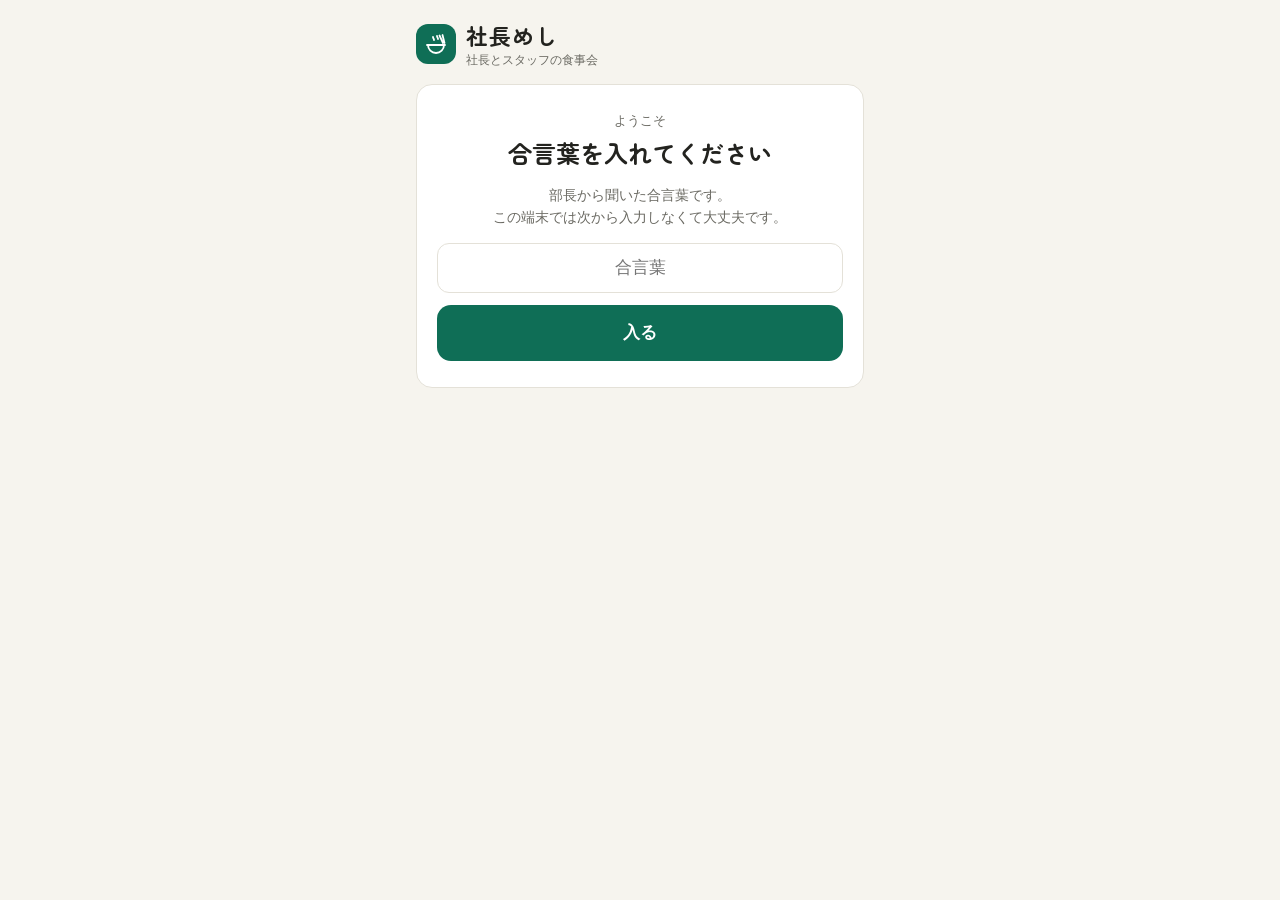
<file: index.html>
<!doctype html>
<html lang="ja">
<head>
<meta charset="utf-8">
<meta name="viewport" content="width=device-width, initial-scale=1, viewport-fit=cover">
<title>社長めし</title>
<meta name="theme-color" content="#0F6E56">
<meta name="robots" content="noindex">
<meta name="apple-mobile-web-app-capable" content="yes">
<meta name="apple-mobile-web-app-title" content="社長めし">
<meta name="apple-mobile-web-app-status-bar-style" content="default">
<link rel="manifest" href="manifest.webmanifest">
<link rel="apple-touch-icon" href="icons/apple-touch-icon.png">
<link rel="icon" type="image/png" sizes="32x32" href="icons/favicon-32.png">
<link rel="preconnect" href="https://fonts.googleapis.com">
<link rel="preconnect" href="https://fonts.gstatic.com" crossorigin>
<link href="https://fonts.googleapis.com/css2?family=Zen+Maru+Gothic:wght@500;700&display=swap" rel="stylesheet">
<link rel="stylesheet" href="style.css?v=8">
</head>
<body>
<div class="wrap">
  <header>
    <div class="logo" aria-hidden="true">
      <svg viewBox="0 0 24 24" fill="none" stroke="#fff" stroke-width="1.8" stroke-linecap="round" stroke-linejoin="round"><path d="M4 13h16a8 8 0 0 1-16 0z"/><path d="M3 13h18"/><path d="M9 5c0 1.5 1 1.5 1 3M13 4c0 1.5 1 1.5 1 3"/><path d="M15.5 3.5 19 11M18.5 3 20.5 11"/></svg>
    </div>
    <div>
      <h1 class="maru">社長めし</h1>
      <div class="sub" id="subtitle">社長とスタッフの食事会</div>
    </div>
    <button class="icon-btn" id="reload" aria-label="最新の状態にする" hidden>
      <svg viewBox="0 0 24 24" fill="none" stroke="currentColor" stroke-width="2" stroke-linecap="round" stroke-linejoin="round"><path d="M20 11a8 8 0 1 0-2.3 5.7"/><path d="M20 4v7h-7"/></svg>
    </button>
  </header>
  <main id="app"><div class="spinner"></div></main>
</div>
<!-- 直したときは ?v= の数字を変えると、各端末が古いファイルを使い回さずに読み直す -->
<script src="config.js?v=3"></script>
<script src="app.js?v=12"></script>
</body>
</html>
</file>
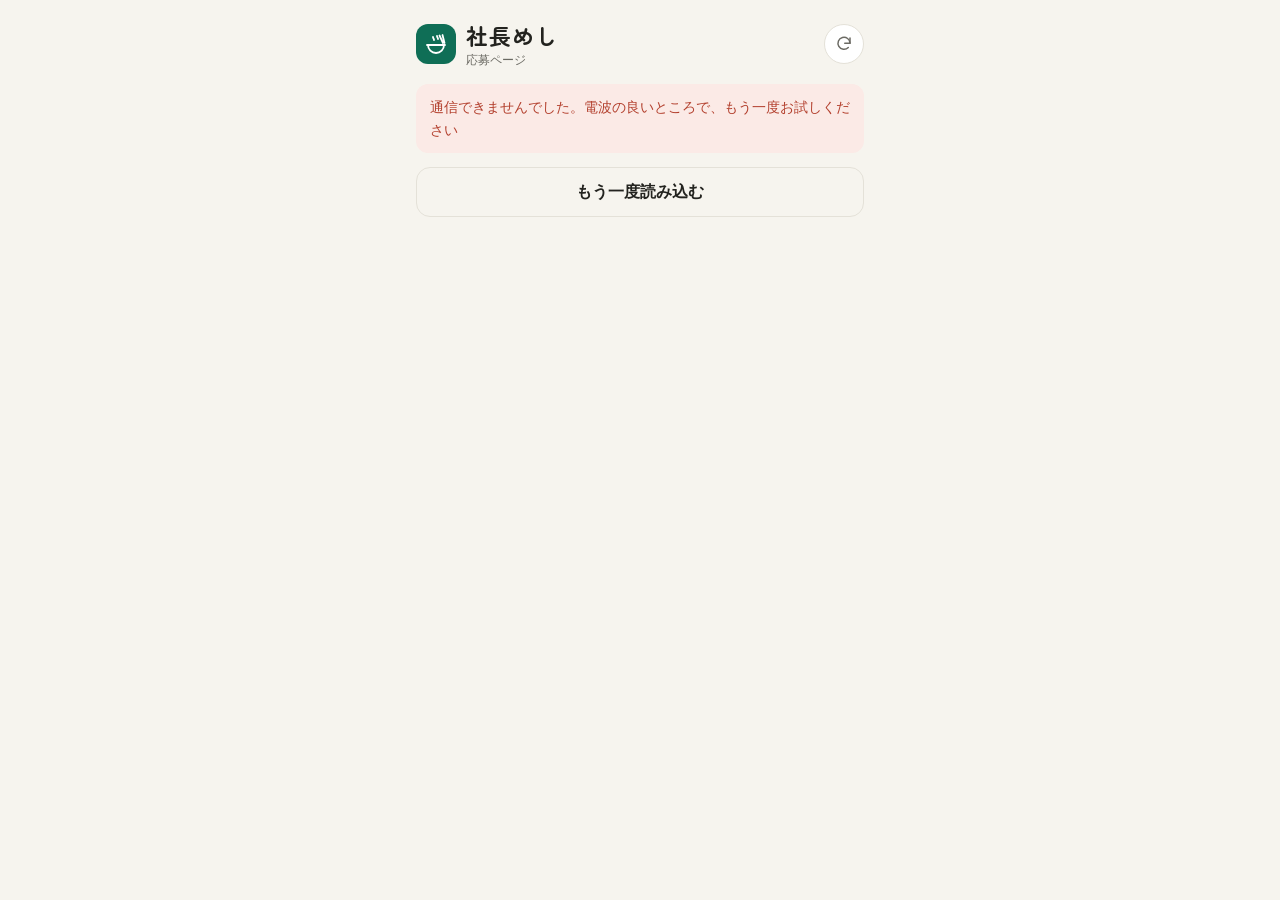
<file: apply/index.html>
<!doctype html>
<html lang="ja">
<head>
<meta charset="utf-8">
<meta name="viewport" content="width=device-width, initial-scale=1, viewport-fit=cover">
<title>社長めし 応募</title>
<meta name="theme-color" content="#0F6E56">
<meta name="robots" content="noindex">
<meta name="description" content="社長とスタッフの食事会「社長めし」の応募ページ">
<link rel="apple-touch-icon" href="../icons/apple-touch-icon.png">
<link rel="icon" type="image/png" sizes="32x32" href="../icons/favicon-32.png">
<link rel="preconnect" href="https://fonts.googleapis.com">
<link rel="preconnect" href="https://fonts.gstatic.com" crossorigin>
<link href="https://fonts.googleapis.com/css2?family=Zen+Maru+Gothic:wght@500;700&display=swap" rel="stylesheet">
<link rel="stylesheet" href="../style.css?v=8">
</head>
<body>
<div class="wrap">
  <header>
    <div class="logo" aria-hidden="true">
      <svg viewBox="0 0 24 24" fill="none" stroke="#fff" stroke-width="1.8" stroke-linecap="round" stroke-linejoin="round"><path d="M4 13h16a8 8 0 0 1-16 0z"/><path d="M3 13h18"/><path d="M9 5c0 1.5 1 1.5 1 3M13 4c0 1.5 1 1.5 1 3"/><path d="M15.5 3.5 19 11M18.5 3 20.5 11"/></svg>
    </div>
    <div>
      <h1 class="maru">社長めし</h1>
      <div class="sub">応募ページ</div>
    </div>
    <button class="icon-btn" id="reload" aria-label="最新の状態にする">
      <svg viewBox="0 0 24 24" fill="none" stroke="currentColor" stroke-width="2" stroke-linecap="round" stroke-linejoin="round"><path d="M20 11a8 8 0 1 0-2.3 5.7"/><path d="M20 4v7h-7"/></svg>
    </button>
  </header>
  <main id="app"><div class="spinner"></div></main>
</div>
<script src="../config.js?v=3"></script>
<script src="apply.js?v=9"></script>
</body>
</html>
</file>
<file: style.css>
/* 社長めし 社長画面・応募ページ共通の見た目 */
:root {
  --green: #0F6E56; --green-2: #1D9E75; --green-soft: #E3F4EC; --green-ink: #08463A;
  --gold: #F2B33D; --gold-soft: #FFF4DA;
  --bg: #F6F4EE; --card: #FFFFFF; --ink: #23231F; --sub: #6B6A63; --line: #E4E1D8;
  --danger: #B3402E; --danger-soft: #FBEAE6;
  --radius: 16px;
}
* { box-sizing: border-box; }
[hidden] { display: none !important; }
html, body { margin: 0; background: var(--bg); color: var(--ink); }
body {
  font-family: -apple-system, BlinkMacSystemFont, "Hiragino Sans", "Hiragino Kaku Gothic ProN", "Noto Sans JP", "Yu Gothic", sans-serif;
  font-size: 16px; line-height: 1.6; -webkit-text-size-adjust: 100%;
  padding: env(safe-area-inset-top) 0 env(safe-area-inset-bottom);
}
.wrap { max-width: 480px; margin: 0 auto; padding: 0 16px 48px; }
.maru { font-family: "Zen Maru Gothic", "Hiragino Maru Gothic ProN", sans-serif; font-weight: 700; }

header { display: flex; align-items: center; gap: 10px; padding: 18px 0 14px; }
.logo { width: 40px; height: 40px; border-radius: 12px; background: var(--green); display: grid; place-items: center; flex: none; }
.logo svg { width: 24px; height: 24px; }
header h1 { margin: 0; font-size: 22px; letter-spacing: .04em; }
header .sub { font-size: 12px; color: var(--sub); margin-top: -2px; }
.icon-btn { margin-left: auto; width: 40px; height: 40px; border-radius: 50%; border: 1px solid var(--line); background: var(--card); color: var(--sub); display: grid; place-items: center; cursor: pointer; }
.icon-btn svg { width: 18px; height: 18px; }
.icon-btn.spin svg { animation: rot 0.8s linear infinite; }
@keyframes rot { to { transform: rotate(360deg); } }

.card { background: var(--card); border-radius: var(--radius); padding: 20px; margin-bottom: 14px; border: 1px solid var(--line); }
.hero { text-align: center; padding: 26px 20px; }
.hero .eyebrow { font-size: 13px; color: var(--sub); }
.hero h2 { margin: 4px 0 6px; font-size: 24px; line-height: 1.4; }
.pill { display: inline-block; font-size: 12px; font-weight: 600; padding: 3px 12px; border-radius: 99px; background: var(--green-soft); color: var(--green-ink); }
.pill.gold { background: var(--gold-soft); color: #7A5306; }
.pill.gray { background: #EEEDE8; color: var(--sub); }
.pill.red { background: var(--danger-soft); color: var(--danger); }

.info { display: grid; grid-template-columns: 22px 1fr; gap: 6px 10px; align-items: start; font-size: 15px; }
.info svg { width: 18px; height: 18px; margin-top: 3px; color: var(--green); }
.info a { color: var(--green); word-break: break-all; }

.count { text-align: center; padding: 8px 0 2px; }
.count .num { font-size: 56px; line-height: 1; font-weight: 700; color: var(--green); }
.count .num small { font-size: 18px; margin-left: 2px; }
.count .cap { font-size: 13px; color: var(--sub); margin-top: 6px; }

label.f { display: block; font-size: 14px; font-weight: 600; margin: 16px 0 6px; }
label.f .opt { font-weight: 400; color: var(--sub); font-size: 12px; margin-left: 6px; }
input[type=text], input[type=url], input[type=date], input[type=time], input[type=password] {
  width: 100%; height: 50px; border: 1.5px solid var(--line); border-radius: 12px; padding: 0 14px; font-size: 17px;
  background: #fff; color: var(--ink); font-family: inherit; -webkit-appearance: none; appearance: none;
}
input:focus { outline: none; border-color: var(--green-2); box-shadow: 0 0 0 3px var(--green-soft); }
.row2 { display: grid; grid-template-columns: 1.4fr 1fr; gap: 10px; }
.hint { font-size: 13px; color: var(--sub); margin-top: 6px; min-height: 1em; }

.btn { display: flex; align-items: center; justify-content: center; gap: 8px; width: 100%; min-height: 56px; border-radius: 14px;
  border: 0; font-size: 17px; font-weight: 700; font-family: inherit; cursor: pointer; margin-top: 12px; padding: 0 16px; text-decoration: none; }
.btn svg { width: 22px; height: 22px; flex: none; }
.btn.primary { background: var(--green); color: #fff; }
.btn.primary:active { background: var(--green-ink); }
.btn.gold { background: var(--gold); color: #3B2A03; }
.btn.line { background: #06C755; color: #fff; }
.btn.ghost { background: transparent; color: var(--ink); border: 1.5px solid var(--line); font-weight: 600; min-height: 50px; font-size: 16px; }
.btn.small { min-height: 44px; font-size: 15px; }
.btn:disabled { opacity: .5; cursor: default; }
.btn-row { display: grid; grid-template-columns: 1fr auto; gap: 10px; }
.btn-row .btn.ghost { width: auto; padding: 0 18px; }
.link { display: block; text-align: center; margin: 18px auto 0; color: var(--sub); font-size: 14px; background: none; border: 0; text-decoration: underline; cursor: pointer; font-family: inherit; }

.err { background: var(--danger-soft); color: var(--danger); border-radius: 12px; padding: 12px 14px; font-size: 14px; margin-bottom: 14px; }
.note { background: var(--gold-soft); color: #6A4705; border-radius: 12px; padding: 12px 14px; font-size: 14px; margin-top: 12px; }

.member { display: flex; align-items: center; gap: 12px; padding: 12px 0; border-top: 1px solid var(--line); }
.member:first-of-type { border-top: 0; }
.avatar { width: 44px; height: 44px; border-radius: 50%; background: var(--green-soft); color: var(--green-ink); display: grid; place-items: center; font-weight: 700; flex: none; }
.member .who { flex: 1; min-width: 0; }
.member .nm { font-weight: 700; font-size: 17px; }
.member .bs { font-size: 13px; color: var(--sub); }
.member.out .avatar { background: #EEEDE8; color: var(--sub); }
.member.out .nm { color: var(--sub); text-decoration: line-through; }
.mini { border: 1.5px solid var(--line); background: #fff; border-radius: 10px; padding: 7px 12px; font-size: 14px; font-family: inherit; color: var(--sub); cursor: pointer; }
.subhead { font-size: 13px; color: var(--sub); margin: 0 0 4px; font-weight: 600; }

/* ルーレット */
.rl-head { text-align: center; margin: 4px 0 26px; }
.rl-head .step { font-size: 14px; color: var(--sub); }
.rl-head h2 { margin: 2px 0 0; font-size: 26px; }
.wheel-box { position: relative; margin: 8px auto 0; }
.wheel-box canvas { display: block; width: 100%; height: 100%; border-radius: 50%; box-shadow: 0 6px 24px rgba(15,110,86,.18); }
.pointer { position: absolute; left: 50%; top: -14px; width: 34px; height: 44px; margin-left: -17px; z-index: 2; transform-origin: 50% 20%; }
.pointer.tick { animation: tick .12s ease-out; }
@keyframes tick { 0% { transform: rotate(0); } 40% { transform: rotate(-14deg); } 100% { transform: rotate(0); } }
.hub { position: absolute; left: 50%; top: 50%; width: 22%; height: 22%; transform: translate(-50%,-50%); border-radius: 50%; background: #fff;
  display: grid; place-items: center; box-shadow: 0 2px 8px rgba(0,0,0,.15); font-size: 13px; color: var(--green); text-align: center; line-height: 1.2; }
.legend { text-align: center; font-size: 13px; color: var(--sub); margin-top: 14px; }
.reveal { text-align: center; margin-top: 18px; min-height: 92px; }
.reveal .lead { font-size: 15px; color: var(--sub); }
.reveal .big { font-size: 32px; line-height: 1.3; animation: pop .5s cubic-bezier(.2,1.6,.4,1); }
.reveal .bs { font-size: 15px; color: var(--sub); }
@keyframes pop { 0% { transform: scale(.4); opacity: 0; } 100% { transform: scale(1); opacity: 1; } }
.dots { display: flex; justify-content: center; gap: 8px; margin-top: 4px; }
.dots i { width: 9px; height: 9px; border-radius: 50%; background: var(--line); }
.dots i.on { background: var(--green); }
.confetti { position: fixed; inset: 0; pointer-events: none; overflow: hidden; z-index: 30; }
.confetti i { position: absolute; top: -12px; width: 9px; height: 14px; border-radius: 2px; animation: fall linear forwards; }
@keyframes fall { to { transform: translateY(110vh) rotate(720deg); } }

/* ダイアログ */
.modal { position: fixed; inset: 0; background: rgba(20,20,15,.45); display: flex; align-items: flex-end; justify-content: center; z-index: 20; padding: 16px; }
.modal .sheet { background: var(--card); border-radius: 20px; padding: 22px 20px 16px; width: 100%; max-width: 448px; animation: up .22s ease-out; margin-bottom: env(safe-area-inset-bottom); }
.modal h3 { margin: 0 0 8px; font-size: 19px; }
.modal p { margin: 0 0 4px; color: var(--sub); font-size: 15px; white-space: pre-wrap; }
@media (min-width: 600px) { .modal { align-items: center; } }
@keyframes up { from { transform: translateY(30px); opacity: 0; } }
.toast { position: fixed; left: 50%; bottom: calc(24px + env(safe-area-inset-bottom)); transform: translateX(-50%); background: var(--ink); color: #fff; padding: 10px 18px; border-radius: 99px; font-size: 14px; z-index: 40; animation: up .2s ease-out; white-space: nowrap; }
.center { text-align: center; }
.spinner { width: 34px; height: 34px; border: 3px solid var(--green-soft); border-top-color: var(--green); border-radius: 50%; animation: rot .8s linear infinite; margin: 60px auto 12px; }
.muted { color: var(--sub); font-size: 14px; }
pre.text { white-space: pre-wrap; font-family: inherit; font-size: 14px; background: var(--bg); border-radius: 12px; padding: 12px 14px; margin: 10px 0 0; max-height: 220px; overflow: auto; }
details summary { cursor: pointer; color: var(--sub); font-size: 14px; margin-top: 10px; }

/* 応募ページ */
select, textarea {
  width: 100%; border: 1.5px solid var(--line); border-radius: 12px; padding: 12px 14px; font-size: 17px;
  background: #fff; color: var(--ink); font-family: inherit;
}
select { height: 50px; padding: 0 40px 0 14px; -webkit-appearance: none; appearance: none;
  background-image: url("data:image/svg+xml,%3Csvg xmlns='http://www.w3.org/2000/svg' viewBox='0 0 24 24' fill='none' stroke='%236B6A63' stroke-width='2' stroke-linecap='round'%3E%3Cpath d='m6 9 6 6 6-6'/%3E%3C/svg%3E");
  background-repeat: no-repeat; background-position: right 12px center; background-size: 18px; }
textarea { min-height: 96px; resize: vertical; line-height: 1.6; }
select:focus, textarea:focus { outline: none; border-color: var(--green-2); box-shadow: 0 0 0 3px var(--green-soft); }
.counter { text-align: right; font-size: 12px; color: var(--sub); margin-top: 4px; }
.applied { text-align: center; }
.applied .big { font-size: 24px; margin: 6px 0 2px; }
.ask-box { background: var(--bg); border-radius: 12px; padding: 12px 14px; font-size: 15px; text-align: left; margin-top: 12px; white-space: pre-wrap; }
.ask-box b { display: block; font-size: 12px; color: var(--sub); font-weight: 600; margin-bottom: 2px; }
.btn.danger-ghost { background: transparent; color: var(--danger); border: 1.5px solid var(--danger); font-weight: 600; min-height: 50px; font-size: 16px; }

/* これまでの社長めし（月ごとに畳める） */
details.month { background: var(--card); border: 1px solid var(--line); border-radius: var(--radius); margin-bottom: 10px; overflow: hidden; }
details.month summary { list-style: none; display: flex; align-items: center; gap: 10px; padding: 14px 16px; cursor: pointer; }
details.month summary::-webkit-details-marker { display: none; }
details.month .m-id { font-size: 16px; color: var(--green); flex: none; }
details.month .m-shop { flex: 1; min-width: 0; font-weight: 600; overflow: hidden; text-overflow: ellipsis; white-space: nowrap; }
details.month .chev { width: 18px; height: 18px; color: var(--sub); flex: none; transition: transform .2s; }
details.month[open] .chev { transform: rotate(180deg); }
details.month[open] summary { border-bottom: 1px solid var(--line); }
details.month .m-body { padding: 12px 16px 6px; }
details.month .member { padding: 8px 0; }
details.month .avatar { width: 36px; height: 36px; font-size: 14px; }
details.month .nm { font-size: 16px; }

/* 募集の文面の書き直し */
textarea.recruit-ed { min-height: 320px; font-size: 15px; line-height: 1.65; margin-top: 10px; }
.ed-row { display: flex; align-items: center; justify-content: space-between; gap: 10px; margin-top: 6px; }
.ed-status { font-size: 13px; color: var(--sub); }
.modal textarea.recruit-ed { min-height: 220px; max-height: 45vh; }

/* 応募した人と「社長に聞いてみたいこと」 */
.entry { padding: 10px 0; border-top: 1px solid var(--line); }
.entry:first-of-type { border-top: 0; }
.entry .nm { font-weight: 700; font-size: 16px; }
.ask { font-size: 14px; line-height: 1.6; background: var(--bg); border-radius: 10px; padding: 8px 10px; margin-top: 6px; white-space: pre-wrap; word-break: break-word; }
.ask.none { background: none; padding: 0; color: var(--sub); font-size: 13px; }
.card > .subhead + .entry { padding-top: 6px; }

/* 人数の下の「応募した人を見る」と、下から出る一覧 */
.see-btn { display: inline-flex; align-items: center; gap: 4px; margin-top: 12px; padding: 8px 14px 8px 18px; border: 1.5px solid var(--line); border-radius: 99px;
  background: #fff; color: var(--green-ink); font-size: 15px; font-weight: 700; font-family: inherit; cursor: pointer; }
.see-btn svg { width: 18px; height: 18px; }
.see-btn:active { background: var(--green-soft); }
.sheet-list { max-height: 58vh; overflow-y: auto; -webkit-overflow-scrolling: touch; margin: 10px 0 6px; padding-right: 2px; border-top: 1px solid var(--line); border-bottom: 1px solid var(--line); }

/* 読み込み中の仮の帯 */
.skel { border-radius: 8px; background: linear-gradient(90deg, #ECEAE3 25%, #F6F4EE 50%, #ECEAE3 75%); background-size: 200% 100%; animation: shimmer 1.2s linear infinite; }
@keyframes shimmer { from { background-position: 200% 0; } to { background-position: -200% 0; } }
</file>
